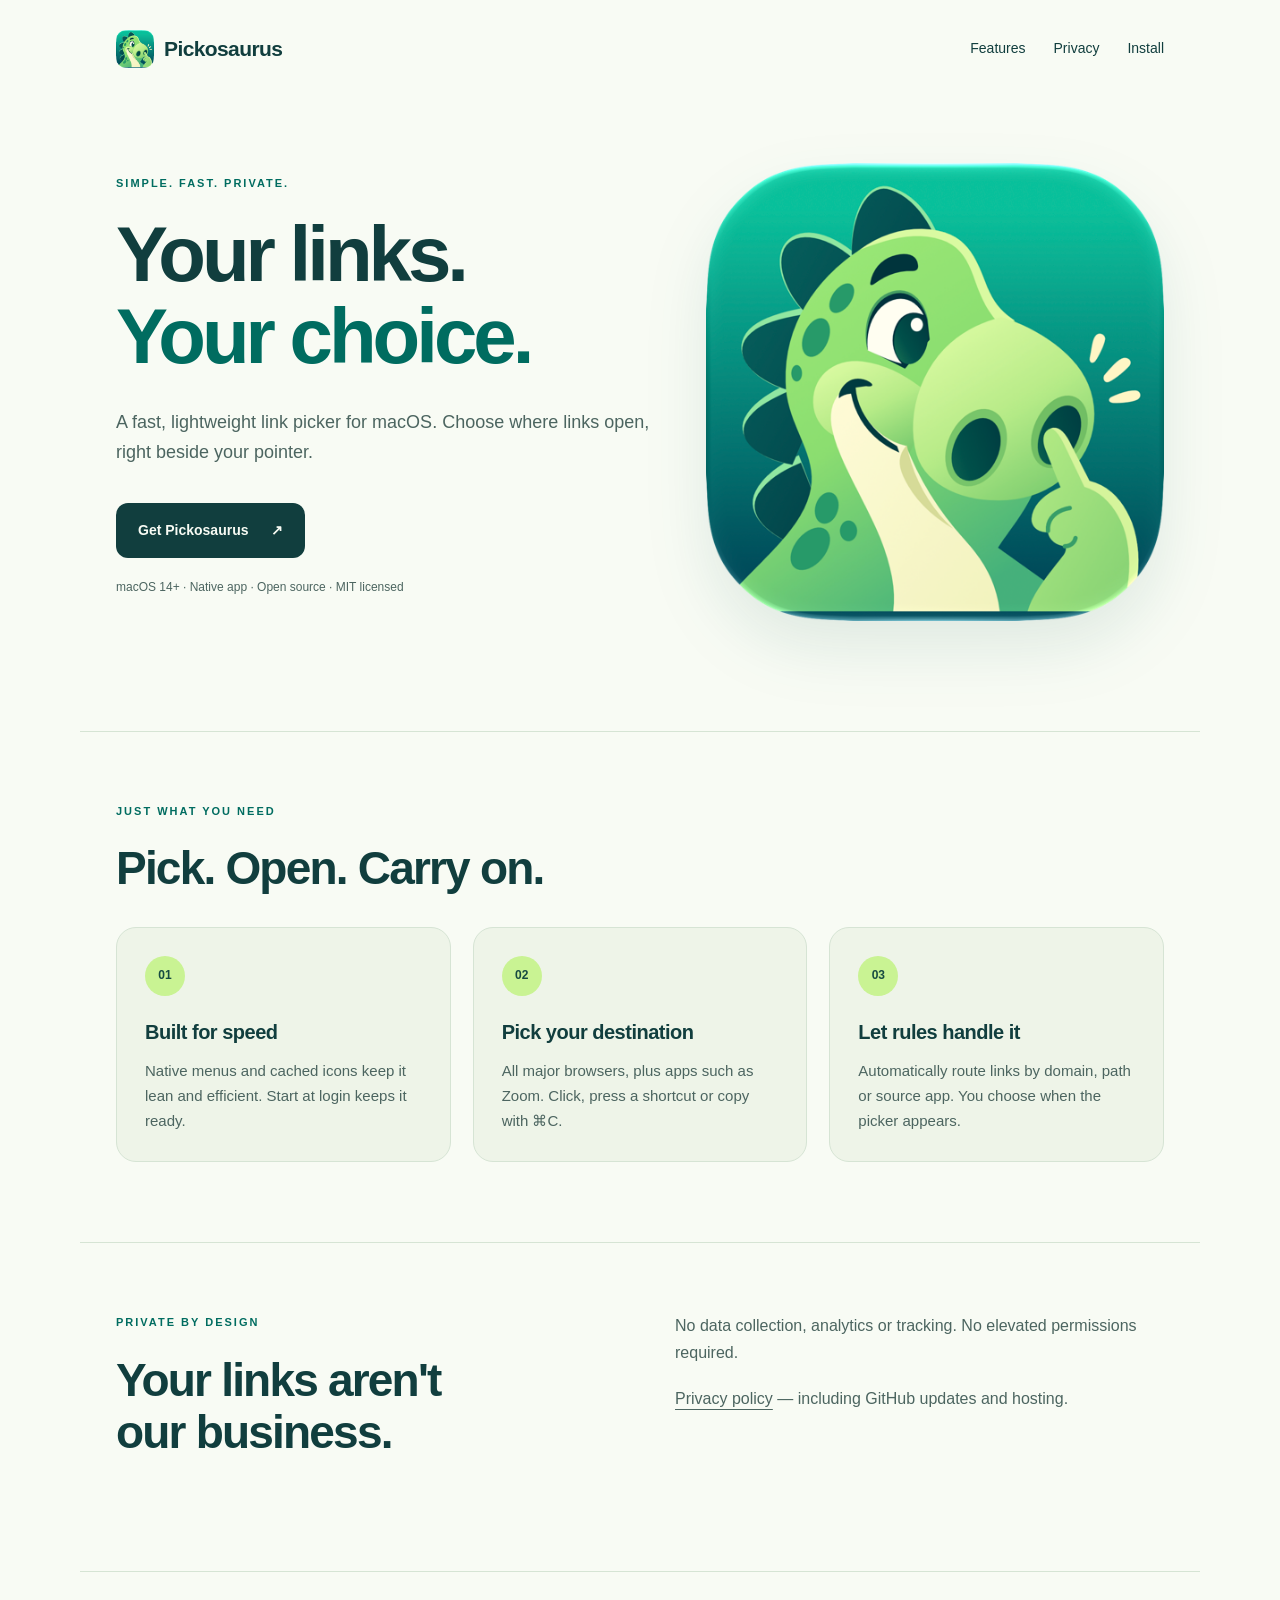
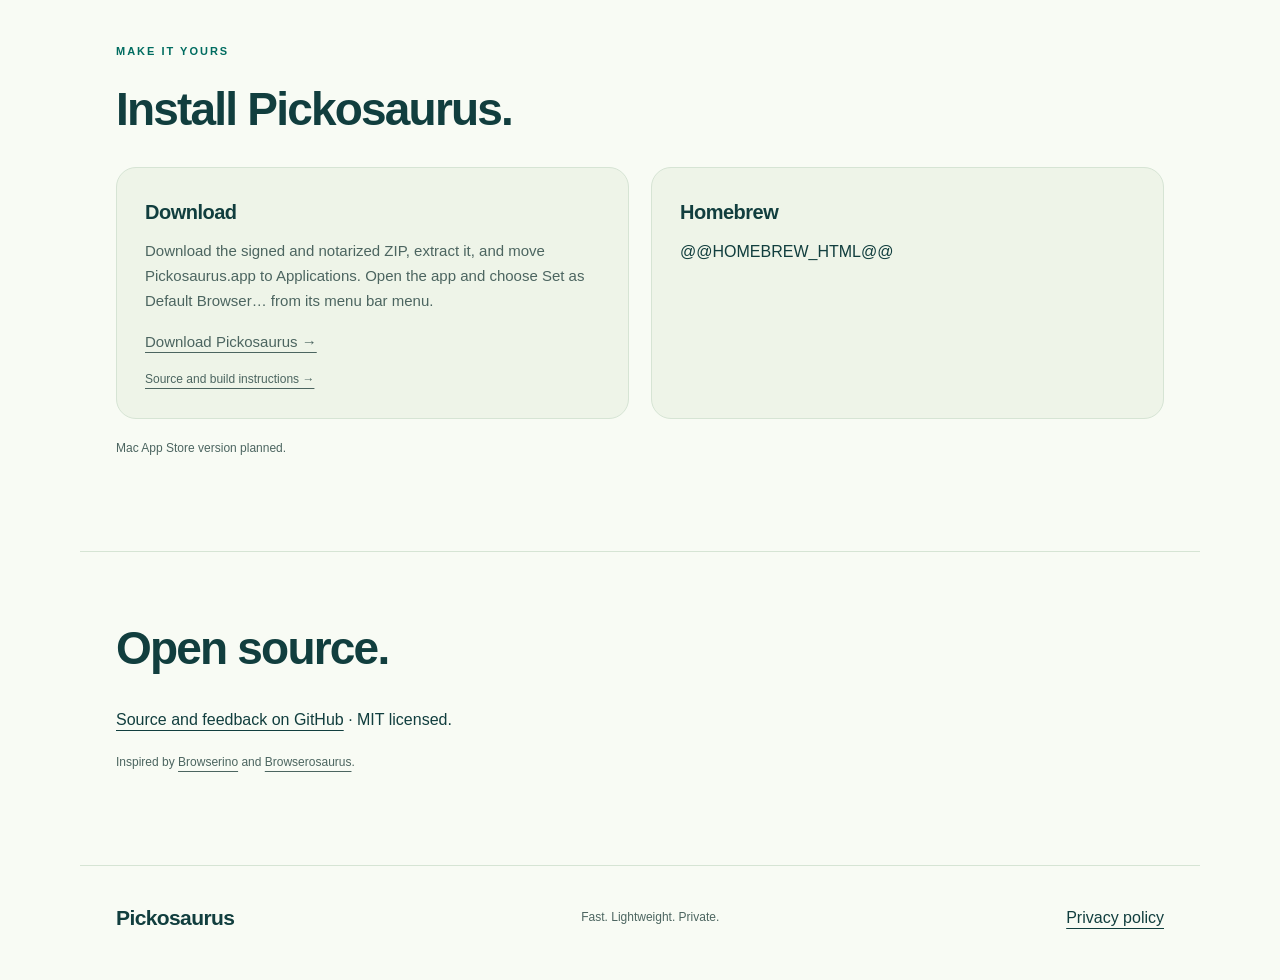
<file: docs/index.html>
<!doctype html>
<html lang="en">
<head>
  <meta charset="utf-8">
  <meta name="viewport" content="width=device-width, initial-scale=1">
  <meta name="description" content="A simple, fast and private link picker for macOS. Choose a browser or app, or let local rules do it for you. Open source, with no analytics or tracking.">
  <meta name="theme-color" content="#064f53">
  <meta http-equiv="Content-Security-Policy" content="default-src 'none'; style-src 'self'; img-src 'self'; base-uri 'none'; form-action 'none'">
  <meta name="referrer" content="no-referrer">
  <meta property="og:title" content="Pickosaurus — Your links. Your choice.">
  <meta property="og:description" content="A small, fast link picker for macOS. No accounts. No analytics. No tracking.">
  <meta property="og:type" content="website">
  <title>Pickosaurus — Your links. Your choice.</title>
  <link rel="icon" type="image/png" href="assets/icon-128.png">
  <link rel="stylesheet" href="styles.css">
</head>
<body>
  <a class="skip" href="#main">Skip to content</a>
  <header class="wrap">
    <a class="brand" href="index.html"><img src="assets/icon-128.png" width="38" height="38" alt="">Pickosaurus</a>
    <nav aria-label="Main navigation"><a href="#features">Features</a><a href="privacy.html">Privacy</a><a href="#install">Install</a></nav>
  </header>
  <main id="main">
    <section class="hero wrap">
      <div>
        <p class="eyebrow">Simple. Fast. Private.</p>
        <h1>Your links.<br><span>Your choice.</span></h1>
        <p class="intro">A fast, lightweight link picker for macOS. Choose where links open, right beside your pointer.</p>
        <a class="button" href="#install">Get Pickosaurus <span aria-hidden="true">↗</span></a>
        <p class="meta">macOS 14+ · Native app · Open source · MIT licensed</p>
      </div>
      <img class="mascot" src="assets/icon-256.png" srcset="assets/icon-128.png 128w, assets/icon-256.png 256w, assets/icon-512.png 512w" sizes="(max-width: 700px) 340px, 440px" width="512" height="512" alt="The green Pickosaurus dinosaur picking its nose">
    </section>
    <section class="wrap section" id="features">
      <p class="eyebrow">Just what you need</p>
      <h2>Pick. Open. Carry on.</h2>
      <div class="cards">
        <article><span class="number">01</span><h3>Built for speed</h3><p>Native menus and cached icons keep it lean and efficient. Start at login keeps it ready.</p></article>
        <article><span class="number">02</span><h3>Pick your destination</h3><p>All major browsers, plus apps such as Zoom. Click, press a shortcut or copy with ⌘C.</p></article>
        <article><span class="number">03</span><h3>Let rules handle it</h3><p>Automatically route links by domain, path or source app. You choose when the picker appears.</p></article>
      </div>
    </section>
    <section class="wrap section privacy" id="privacy">
      <div><p class="eyebrow">Private by design</p><h2>Your links aren't<br>our business.</h2></div>
      <div><p>No data collection, analytics or tracking. No elevated permissions required.</p><p><a href="privacy.html">Privacy policy</a> — including GitHub updates and hosting.</p></div>
    </section>
    <section class="wrap section" id="install">
      <p class="eyebrow">Make it yours</p><h2>Install Pickosaurus.</h2>
      <div class="install-options">
        <article><h3>Download</h3><p>Download the signed and notarized ZIP, extract it, and move Pickosaurus.app to Applications. Open the app and choose Set as Default Browser… from its menu bar menu.</p><p><a href="@@REPOSITORY_URL@@/releases/latest">Download Pickosaurus →</a></p><p class="meta"><a href="@@SOURCE_URL@@">Source and build instructions →</a></p></article>
        <article><h3>Homebrew</h3>@@HOMEBREW_HTML@@</article>
      </div>
      <p class="meta">Mac App Store version planned.</p>
    </section>
    <section class="wrap section" id="support">
      <h2>Open source.</h2>
      <p><a href="@@REPOSITORY_URL@@">Source and feedback on GitHub</a> · MIT licensed.</p>
      <p class="meta">Inspired by <a href="https://github.com/AlexStrNik/Browserino">Browserino</a> and <a href="https://github.com/will-stone/browserosaurus">Browserosaurus</a>.</p>
    </section>
  </main>
  <footer class="wrap"><a class="brand" href="index.html">Pickosaurus</a><p>Fast. Lightweight. Private.</p><a href="privacy.html">Privacy policy</a></footer>
</body>
</html>
</file>
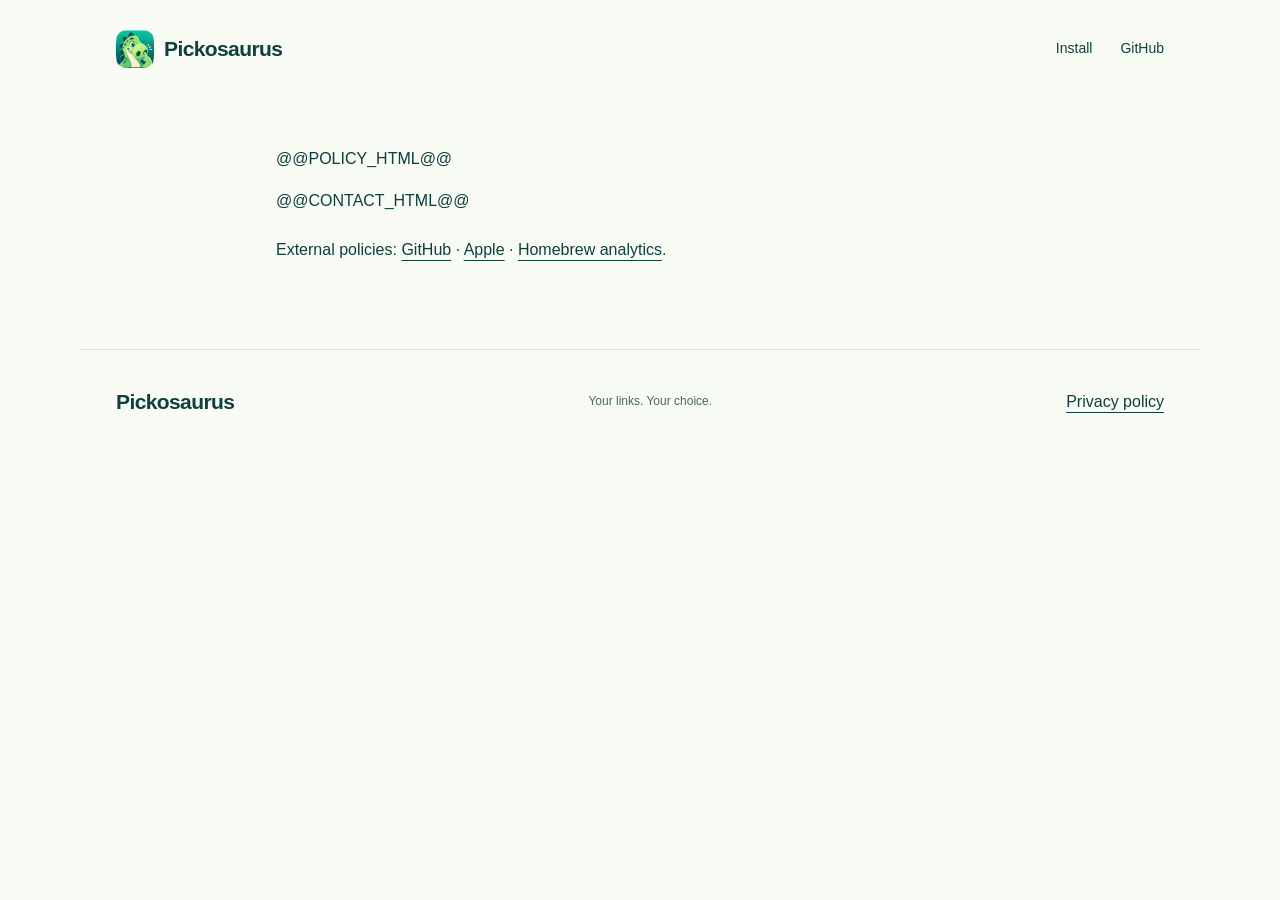
<file: docs/privacy.html>
<!doctype html>
<html lang="en">
<head>
  <meta charset="utf-8">
  <meta name="viewport" content="width=device-width, initial-scale=1">
  <meta name="description" content="Pickosaurus does not collect personal data or send it to the developer. Read our short privacy policy.">
  <meta http-equiv="Content-Security-Policy" content="default-src 'none'; style-src 'self'; img-src 'self'; base-uri 'none'; form-action 'none'">
  <meta name="referrer" content="no-referrer">
  <title>Privacy policy — Pickosaurus</title>
  <link rel="icon" type="image/png" href="assets/icon-128.png">
  <link rel="stylesheet" href="styles.css">
</head>
<body>
  <a class="skip" href="#main">Skip to content</a>
  <header class="wrap"><a class="brand" href="index.html"><img src="assets/icon-128.png" width="38" height="38" alt="">Pickosaurus</a><nav aria-label="Main navigation"><a href="index.html#install">Install</a><a href="@@REPOSITORY_URL@@">GitHub</a></nav></header>
  <main class="wrap policy" id="main">
    @@POLICY_HTML@@
    <p>@@CONTACT_HTML@@</p>
    <p>External policies: <a href="https://docs.github.com/en/site-policy/privacy-policies/github-general-privacy-statement">GitHub</a> · <a href="https://www.apple.com/legal/privacy/">Apple</a> · <a href="https://docs.brew.sh/Analytics">Homebrew analytics</a>.</p>
  </main>
  <footer class="wrap"><a class="brand" href="index.html">Pickosaurus</a><p>Your links. Your choice.</p><a href="privacy.html" aria-current="page">Privacy policy</a></footer>
</body>
</html>
</file>
<file: docs/styles.css>
:root {
  color-scheme:light dark;
  --bg:#f8fbf4;
  --fg:#113e3e;
  --muted:#4c6560;
  --accent:#006c60;
  --card:#eef4e8;
  --line:#d6e4d4;
  --lime:#c9f393;
  font-family:-apple-system,BlinkMacSystemFont,"Segoe UI",sans-serif;
}

* {
  box-sizing:border-box;
}

html {
  scroll-behavior:smooth;
  scroll-padding-top:30px;
}

body {
  margin:0;
  background:var(--bg);
  color:var(--fg);
  line-height:1.65;
}

a {
  color:inherit;
  text-underline-offset:5px;
}

a:focus-visible {
  outline:3px solid var(--accent);
  outline-offset:6px;
}

.wrap {
  max-width:1120px;
  margin:auto;
  padding-left:36px;
  padding-right:36px;
}

header {
  display:flex;
  justify-content:space-between;
  align-items:center;
  padding-top:30px;
  padding-bottom:30px;
}

.brand {
  display:flex;
  align-items:center;
  gap:10px;
  font-size:21px;
  font-weight:750;
  letter-spacing:-.6px;
  text-decoration:none;
}

nav {
  display:flex;
  gap:28px;
  font-size:14px;
}

nav a {
  text-decoration:none;
}

nav a:hover {
  text-decoration:underline;
}

.hero {
  display:grid;
  grid-template-columns:1.2fr 1fr;
  align-items:center;
  gap:40px;
  padding-top:65px;
  padding-bottom:110px;
}

.eyebrow {
  text-transform:uppercase;
  letter-spacing:2px;
  font-size:11px;
  font-weight:750;
  color:var(--accent);
  margin:0 0 22px;
}

h1 {
  font-size:clamp(48px,6.6vw,78px);
  letter-spacing:-4px;
  line-height:1.05;
  margin:0 0 30px;
  font-weight:760;
}

h1 span {
  color:var(--accent);
}

.intro {
  font-size:18px;
  max-width:540px;
  color:var(--muted);
}

.button {
  display:inline-flex;
  align-items:center;
  gap:22px;
  background:var(--fg);
  color:var(--bg);
  border-radius:12px;
  padding:16px 22px;
  text-decoration:none;
  font-size:14px;
  font-weight:650;
  margin-top:18px;
}

.button:hover {
  background:var(--accent);
}

.meta {
  color:var(--muted);
  font-size:12px;
  margin-top:20px;
}

.mascot {
  width:100%;
  height:auto;
  filter:drop-shadow(0 28px 30px #07564e1a);
}

.section {
  padding-top:70px;
  padding-bottom:80px;
  border-top:1px solid var(--line);
  scroll-margin-top:20px;
}

h2 {
  font-size:clamp(32px,4vw,46px);
  line-height:1.15;
  letter-spacing:-1.8px;
  margin:0 0 32px;
}

h3 {
  font-size:20px;
  letter-spacing:-.5px;
  margin:20px 0 10px;
}

.cards {
  display:grid;
  grid-template-columns:repeat(3,1fr);
  gap:22px;
}

article {
  background:var(--card);
  border:1px solid var(--line);
  border-radius:20px;
  padding:28px;
}

article p {
  font-size:15px;
  margin:0;
  color:var(--muted);
}

.number {
  display:inline-flex;
  justify-content:center;
  align-items:center;
  width:40px;
  height:40px;
  border-radius:50%;
  background:var(--lime);
  color:#174b41;
  font-size:12px;
  font-weight:750;
}

.privacy {
  display:grid;
  grid-template-columns:1fr 1fr;
  gap:70px;
}

.privacy p:not(.eyebrow) {
  margin:0 0 20px;
  color:var(--muted);
}

pre {
  padding:24px 28px;
  border-radius:16px;
  background:var(--card);
  border:1px solid var(--line);
  overflow-x:auto;
  max-width:620px;
  font-size:14px;
  line-height:2;
}

footer {
  border-top:1px solid var(--line);
  padding-top:30px;
  padding-bottom:40px;
  display:flex;
  align-items:center;
  justify-content:space-between;
  gap:20px;
}

footer p {
  font-size:12px;
  color:var(--muted);
}

.skip {
  position:absolute;
  left:16px;
  top:-100px;
  padding:10px;
  background:var(--bg);
  z-index:1;
}

.skip:focus {
  top:10px;
}

@media(prefers-color-scheme:dark) {
  :root {
    --bg:#082f32;
    --fg:#eef7e7;
    --muted:#b0c8bf;
    --accent:#b3ed88;
    --card:#113b3c;
    --line:#285052;
    --lime:#b3ed88;
  }
  .button:hover {
    color:#082f32;
  }
}

@media(max-width:700px) {
  .wrap {
    padding-left:24px;
    padding-right:24px;
  }
  header {
    flex-wrap:wrap;
    gap:20px;
  }
  nav {
    gap:20px;
  }
  .hero {
    grid-template-columns:1fr;
    padding-top:45px;
    padding-bottom:55px;
  }
  .mascot {
    max-width:340px;
    margin:0 auto;
    grid-row:2;
  }
  h1 {
    letter-spacing:-2.5px;
  }
  .cards,.privacy {
    grid-template-columns:1fr;
  }
  .privacy {
    gap:15px;
  }
  .section {
    padding-top:45px;
    padding-bottom:50px;
  }
  footer {
    align-items:flex-start;
    flex-direction:column;
    gap:4px;
  }
  footer p {
    margin:4px 0;
  }
}

@media(prefers-reduced-motion:reduce) {
  html {
    scroll-behavior:auto;
  }
}

.install-options {
  display:grid;
  grid-template-columns:repeat(2,minmax(0,1fr));
  gap:22px;
}
.install-options h3 { margin-top:0; }
.install-options code { overflow-wrap:anywhere; }
.install-options p + p { margin-top:16px; }
.policy { max-width:800px; padding-top:48px; padding-bottom:64px; }
.policy h1 { font-size:clamp(36px,6vw,52px); letter-spacing:-2px; }
.policy h2 { font-size:24px; letter-spacing:-0.5px; margin-top:36px; margin-bottom:16px; }
.policy p { margin-bottom:22px; }
.policy .effective { font-size:13px; color:var(--muted); }
@media(max-width:700px) { .install-options { grid-template-columns:1fr; } }
</file>
